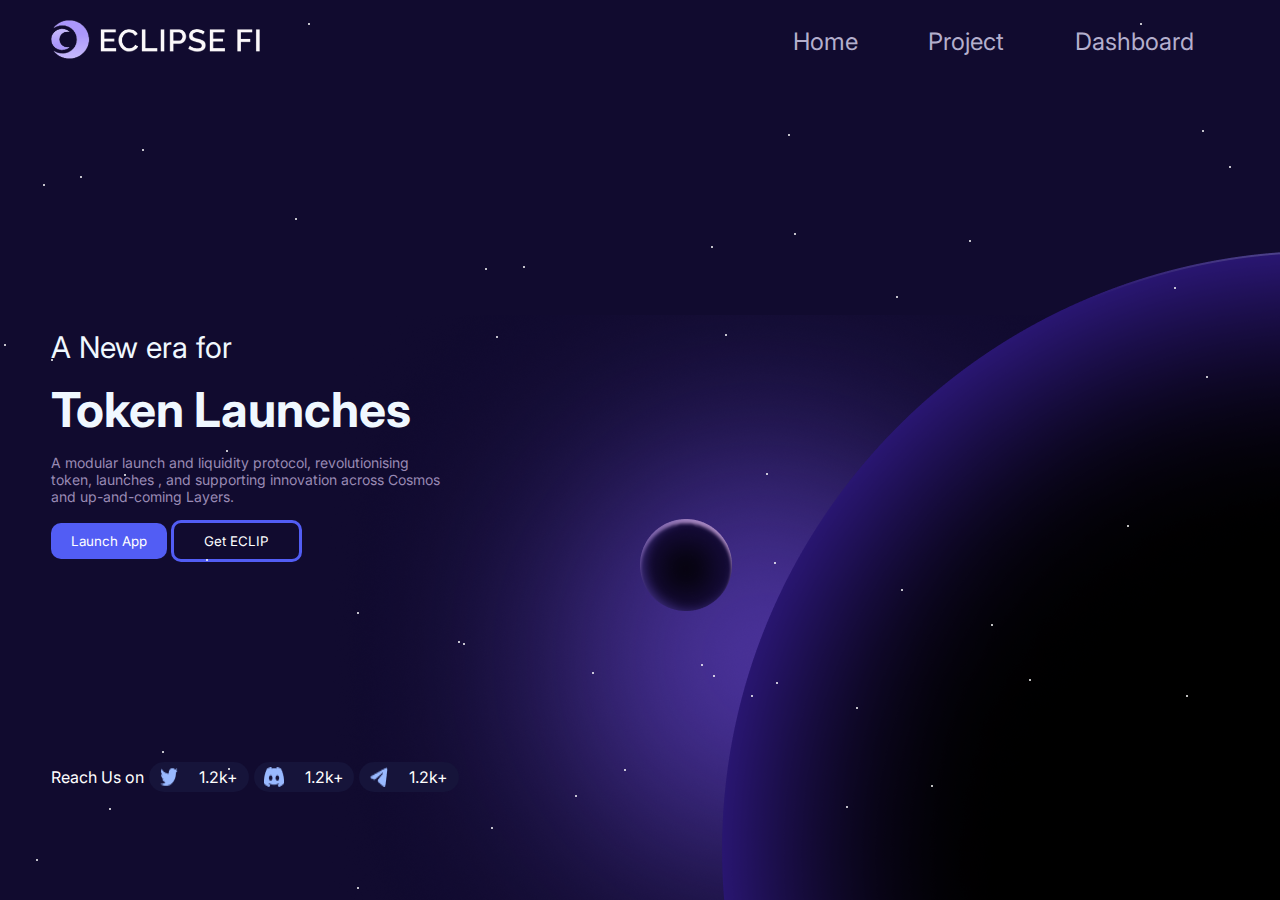
<file: index.html>
<!DOCTYPE html>
<html lang="en">
  <head>
    <meta charset="UTF-8" />
    <meta name="viewport" content="width=device-width, initial-scale=1.0" />
    <title>Document</title>
    <link rel="stylesheet" href="./styles.css" />
    <link
      href="https://fonts.googleapis.com/css2?family=Inter:wght@100..900&family=Roboto:ital,wght@0,100;0,300;0,400;0,500;0,700;0,900;1,100;1,300;1,400;1,500;1,700;1,900&display=swap"
      rel="stylesheet"
    />
    <style>
      #loading-bar {
        position: fixed;
        top: 0;
        left: 0;
        width: 0%;
        height: 4px;
        background-color: #3498db;
        z-index: 9999;
      }
      .loading-screen {
        display: flex;
        align-items: center;
        justify-content: center;
        height: 100vh;
        background-color: #000;
        color: white;
        flex-direction: column;
      }
      .hidden {
        display: none;
      }
      .images-container img {
        margin: 10px;
      }

      #moon1 {
        cursor: pointer;
        position: absolute;
        z-index: 10;
        top: 100px;
        right: 232px;
      }

      .sunImage1 {
        position: absolute;
        top: 35%;
        right: 9%;
      }

      #earth1 {
        position: absolute;
        top: -5%;
        left: -1%;
        transition: transform 0.5s ease;
      }
    </style>
  </head>
  <body>
    <div class="parent">
      <div id="container">
        <div class="imgContainer">
          <img src="./Images/title.png" alt="" width="216px" />
        </div>
        <div class="navBar">
          <a href="#">Home</a>
          <a href="#">Project</a>
          <a href="#">Dashboard</a>
        </div>
      </div>
      <section id="middleSection">
        <p style="color: aliceblue" class="newEra">A New era for</p>
        <p style="color: aliceblue" class="tokenLaunches">Token Launches</p>
        <p class="modularLaunch">
          A modular launch and liquidity protocol, revolutionising token,
          launches , and supporting innovation across Cosmos and up-and-coming
          Layers.
        </p>
        <div class="btnMoon">
          <div class="buttonSection">
            <button class="btnOne">Launch App</button>
            <button class="btnTwo">Get ECLIP</button>
          </div>
        </div>
      </section>
      <section
        class="middleSection"
        id="middleSectionTwo"
        style="display: none"
      >
        <p style="color: #97b8fe" class="newEra">
          A Liquidity Hub for the Future of
        </p>
        <p style="color: aliceblue" class="tokenLaunches">
          Community Token Distributions
        </p>
        <p class="modularLaunch">
          Token launches are crucial in Web3, but current solutions are flawed,
          prioritizing short-term gains over long-term user alignment. Eclipse
          Fi is a leading multi-chain launch platform (with a focus on Cosmos
          and rising EVM L2s) designed to solve this. We offer a toolkit that
          attracts long-term users, and our smart accounts and cross-chain
          architecture make onboarding and launches seamless
        </p>
        <div class="btnMoon">
          <div class="buttonSection">
            <p style="color: white; margin: 10px 0">
              Learn more about <span style="color: #97b8fe"> Eclipse Fi</span>
            </p>
            <img src="./Images/pic1.png" alt="" />
            <img src="./Images/pic2.png" alt="" />
          </div>
        </div>
      </section>

      <div id="moon">
        <img src="./Images/Moon.png" onclick="moonClicked()" id="moonImage" />
      </div>

      <div>
        <img class="sunImage" src="./Images/Sun.png" alt="sunImage" id="sun" />
      </div>
      <div>
        <img id="earth" src="./Images/Earth.png" alt="earth" />
      </div>
      <section id="buttomSection">
        <p style="color: white">Reach Us on</p>
        <div class="iconContainer">
          <div class="IconAndText">
            <img src="./Images/twitter.png" alt="icon" />
            <p>1.2k+</p>
          </div>
        </div>
        <div class="iconContainer">
          <div class="IconAndText">
            <img src="./Images/discord.png" alt="icon" />
            <p>1.2k+</p>
          </div>
        </div>
        <div class="iconContainer">
          <div class="IconAndText">
            <img src="./Images/telegram.png" alt="icon" />
            <p>1.2k+</p>
          </div>
        </div>
      </section>
    </div>
    <script src="script.js"></script>
  </body>
</html>
</file>
<file: styles.css>
* {
  margin: 0;
  padding: 0;
  box-sizing: border-box;
  font-family: inter;
}

.parent {
  height: 100vh;
  width: 100%;
  background-color: #110b2f;
  padding: 20px 4%;
  overflow: hidden;
  position: relative;
}
#container {
  display: flex;
  justify-content: space-between;
  align-items: center;
}

.navBar {
  width: 40%;
  height: 100%;
  display: flex;
  justify-content: space-around;
  align-items: center;
  font-size: 1.5rem;
}

.navBar > a {
  text-decoration: none;
  color: #b4afcd;
}

#middleSection {
  max-width: 50%;
  display: flex;
  flex-direction: column;
  justify-content: center;
  gap: 15px;
  height: 85vh;
}

.middleSectionTwo{
    max-width: 800px;
}

.newEra {
  font-size: 30px;
}
.tokenLaunches {
  font-size: 48px;
  font-weight: bolder;
}

.modularLaunch {
  font-size: 14px;
  color: #998ab4;
  max-width: 400px;
}
.btnMoon {
  display: flex;
  align-items: center;
  justify-content: space-between;
  cursor: pointer;
}

#moon {
  cursor: pointer;
  position: relative;
  z-index: 10;
  bottom: 36%;
  left: 50%;
}
.sunImage {
  position: absolute;
  top: 35%;
  right: 9%;
}

#earth {
  position: absolute;
  top: 20%;
  left: 47%;
  transition: transform 0.5s ease;
}

.rotate-earth {
  transform: rotate(60deg);
  transition: transform 0.5s ease-in-out; 
}

.btnOne {
  padding: 10px 20px;
  border-radius: 10px;
  background-color: #525df4;
  outline: none;
  color: white;
  border: none;
}

.btnTwo {
  padding: 10px 30px;
  border-radius: 10px;
  color: white;
  border: 3px solid #525df4;
  background-color: transparent;
}

#buttomSection {
  display: flex;
  align-items: center;
  gap: 5px;
  position: absolute;
  bottom: 12%;
}

.iconContainer {
  display: flex;
}

.IconAndText {
  width: 100px;
  display: flex;
  background-color: #16143a;
  border-radius: 20px;
  justify-content: space-around;
  padding: 5px 0px;
  color: white;
}
.star {
  position: absolute;
  width: 2px;
  height: 2px;
  background-color: white;
  border-radius: 50%;
}

.rotate {
  animation: rotateAnimation 2s linear forwards;
}

.hide {
  display: none;
}

.sunImage.rotate {
  position: absolute;
  top: 18%;
  left: 60%;
}



@keyframes rotateAnimation {
  from {
    transform: rotate(0deg);
  }
  to {
    transform: rotate(-90deg);
  }
}
</file>
